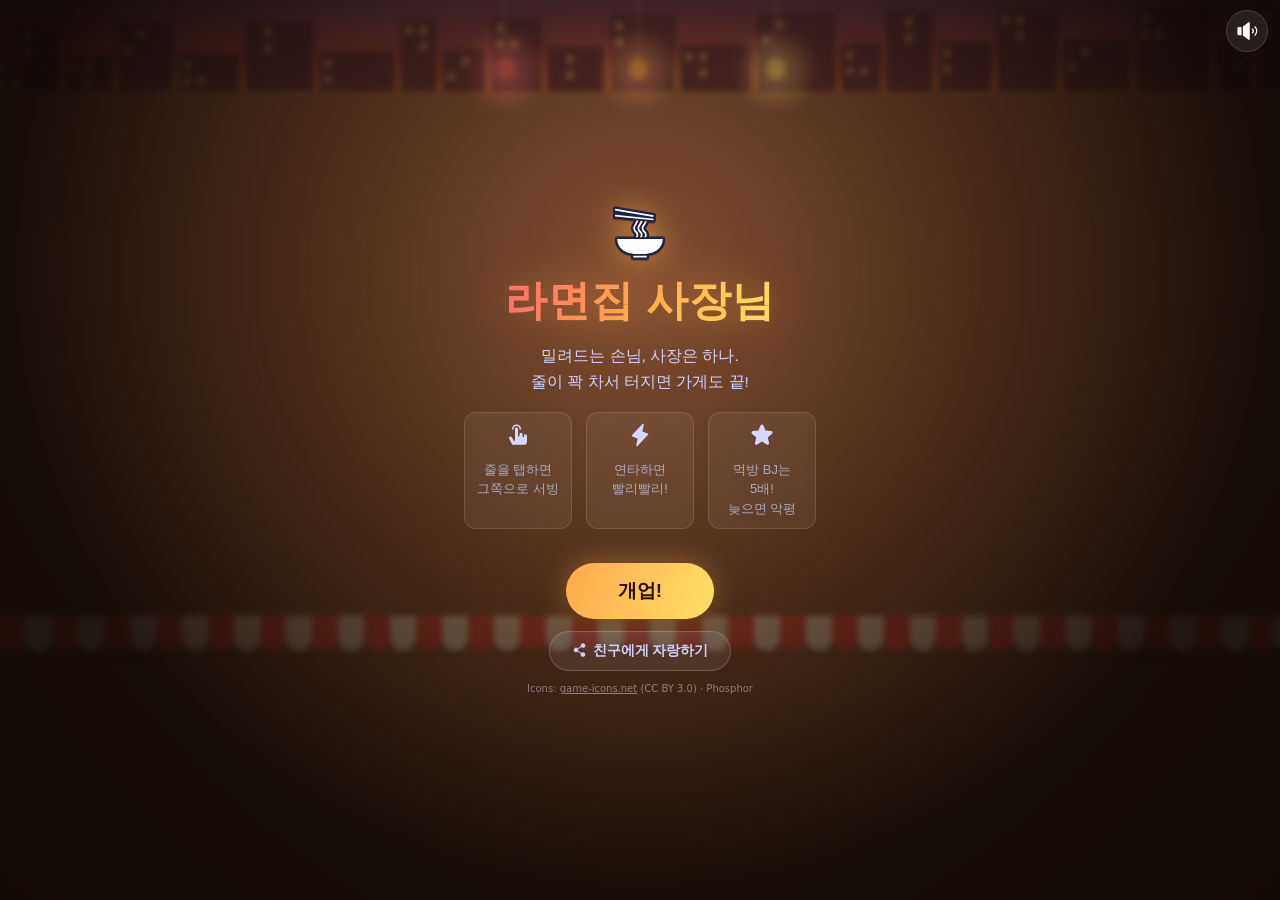
<file: index.html>
<!DOCTYPE html>
<html lang="ko">
<head>
<meta charset="UTF-8">
<meta name="viewport" content="width=device-width, initial-scale=1.0, user-scalable=no, viewport-fit=cover">
<meta name="theme-color" content="#150c08">
<meta name="mobile-web-app-capable" content="yes">
<meta name="apple-mobile-web-app-capable" content="yes">
<meta name="apple-mobile-web-app-status-bar-style" content="black-translucent">
<meta name="apple-mobile-web-app-title" content="라면집 사장님">
<link rel="manifest" href="manifest.json">
<link rel="icon" type="image/png" href="icon-192.png">
<link rel="apple-touch-icon" href="icon-180.png">
<link rel="stylesheet" href="kit.css">
<meta property="og:type" content="website">
<meta property="og:title" content="라면집 사장님 — 밀려드는 손님, 사장은 하나">
<meta property="og:description" content="세 줄로 밀려드는 손님, 서빙은 한 줄씩만. 연타로 빨리빨리! 줄이 터지면 가게도 끝. 화난 손님들 사이에서 살아남는 원터치 장사 게임">
<meta property="og:image" content="https://junhee1219.github.io/gateway/og/main.png">
<meta property="og:image:width" content="1200">
<meta property="og:image:height" content="630">
<meta property="og:url" content="https://junhee1219.github.io/gateway/">
<meta name="twitter:card" content="summary_large_image">
<title>라면집 사장님</title>
<style>
  * { margin: 0; padding: 0; box-sizing: border-box; }
  html, body { height: 100%; overflow: hidden; }
  body {
    background: #150c08;
    font-family: -apple-system, "Segoe UI", "Apple SD Gothic Neo", sans-serif;
    user-select: none; -webkit-user-select: none;
    touch-action: none; -webkit-touch-callout: none;
    color: #eef;
  }
  #game { position: fixed; inset: 0; display: block; touch-action: none; }

  /* ── 음소거 버튼 ── */
  #btn-mute {
    position: fixed; top: calc(10px + env(safe-area-inset-top)); right: 12px; z-index: 30;
    width: 42px; height: 42px; border-radius: 50%;
    background: rgba(255,255,255,0.08); border: 1px solid rgba(255,255,255,0.15);
    color: #fff; font-size: 19px; cursor: pointer;
    backdrop-filter: blur(6px); -webkit-backdrop-filter: blur(6px);
    display: flex; align-items: center; justify-content: center;
  }
  /* kit 아이콘은 .ki(currentColor) — 게임 고유 버튼 위에서 글리프만 교체 */
  #btn-mute .ki { width: 22px; height: 22px; }
  #btn-share .ki { width: 16px; height: 16px; vertical-align: -3px; margin-right: 5px; }

  /* ── 오버레이 (시작 / 게임오버) ── */
  #overlay {
    position: fixed; inset: 0; z-index: 20;
    display: none; flex-direction: column; align-items: center; justify-content: center;
    text-align: center; padding: 28px;
    background: radial-gradient(ellipse at 50% 30%, rgba(140,70,30,0.4), rgba(18,9,5,0.93) 70%);
    backdrop-filter: blur(3px); -webkit-backdrop-filter: blur(3px);
  }
  body.show-overlay #overlay { display: flex; }
  /* 이모지는 그라데이션 텍스트에 넣으면 실루엣이 되므로 별도 요소 */
  #ov-emoji { font-size: 46px; margin-bottom: 2px; filter: drop-shadow(0 0 14px rgba(255,170,80,0.55)); }
  #overlay h1 {
    font-size: clamp(28px, 8vw, 42px); font-weight: 800; letter-spacing: 1px;
    background: linear-gradient(110deg, #ff6b6b, #ffa94d 50%, #ffe066);
    -webkit-background-clip: text; background-clip: text; -webkit-text-fill-color: transparent;
    filter: drop-shadow(0 0 18px rgba(255,150,60,0.5));
    margin-bottom: 14px;
  }
  #ov-msg { font-size: 15.5px; line-height: 1.65; color: #cfd2ff; margin-bottom: 8px; }
  #ov-msg b { color: #fff; }
  #ov-msg a { color: #8ec9ff; }
  #ov-msg .sub { font-size: 13px; color: #9aa0d0; }
  .newrecord {
    display: inline-block; font-weight: 800; color: #ffe16b; font-size: 18px;
    animation: pop 0.6s ease; text-shadow: 0 0 14px rgba(255,225,107,0.7);
  }
  @keyframes pop { 0% { transform: scale(0.3); } 60% { transform: scale(1.25); } 100% { transform: scale(1); } }

  #howto {
    display: flex; gap: 14px; justify-content: center; margin: 10px 0 6px;
    font-size: 13px; color: #aab; line-height: 1.5; word-break: keep-all;
  }
  #howto .step {
    background: rgba(255,255,255,0.06); border: 1px solid rgba(255,255,255,0.12);
    border-radius: 12px; padding: 10px 12px; width: 108px;
  }
  #howto .step b { display: block; font-size: 19px; margin-bottom: 4px; }
  #howto .step .ki { width: 24px; height: 24px; color: #d6d9ff; }
  #overlay.gameover #howto { display: none; }

  #best-label { font-size: 13px; color: #8d92c4; margin-bottom: 14px; }

  #btn-start {
    margin-top: 14px; padding: 15px 52px; font-size: 19px; font-weight: 800;
    color: #2b1205; border: none; border-radius: 999px; cursor: pointer;
    background: linear-gradient(110deg, #ffa94d, #ffe066);
    box-shadow: 0 0 26px rgba(255,170,70,0.45), 0 4px 14px rgba(0,0,0,0.4);
    animation: breathe 2.2s ease-in-out infinite;
  }
  @keyframes breathe { 50% { box-shadow: 0 0 40px rgba(255,170,70,0.75), 0 4px 14px rgba(0,0,0,0.4); transform: scale(1.03); } }
  #btn-start:active { transform: scale(0.96); }
  #btn-share {
    margin-top: 12px; padding: 10px 22px; font-size: 14px; font-weight: 600;
    color: #cfd2ff; background: rgba(255,255,255,0.07);
    border: 1px solid rgba(255,255,255,0.18); border-radius: 999px; cursor: pointer;
  }

  /* ── 간식 사주기 (게임오버 화면에만, 은은하게 — cube 패턴) ── */
  #snack { display: none; margin-top: 22px; font-size: 13px; color: #9aa0d0; }
  #overlay.gameover #snack { display: block; }
  #snack .snack-btns { margin-left: 6px; }
  #snack a {
    display: inline-block; padding: 5px 12px; margin-left: 5px; border-radius: 999px;
    font-weight: 700; font-size: 12.5px; text-decoration: none;
    opacity: 0.85; transition: all 0.15s;
  }
  #snack a:hover { opacity: 1; transform: translateY(-1px); }
  #snack a.toss { background: #3182f6; color: #fff; }
  #snack a.kakao { background: #fee500; color: #3c1e1e; }

  /* ── PC 딥링크 폴백 모달 ── */
  #thanks {
    position: fixed; inset: 0; z-index: 40; display: flex;
    align-items: center; justify-content: center;
    background: rgba(4,4,16,0.7);
  }
  #thanks.hidden { display: none; }
  .thanks-card {
    background: #171530; border: 1px solid rgba(255,255,255,0.14);
    border-radius: 20px; padding: 30px 26px; text-align: center; max-width: 320px;
    box-shadow: 0 12px 50px rgba(0,0,0,0.6);
  }
  .thanks-emoji { font-size: 38px; margin-bottom: 10px; }
  .thanks-card h2 { font-size: 19px; margin-bottom: 10px; color: #fff; }
  .thanks-card p { font-size: 14px; line-height: 1.6; color: #cfd2ff; margin-bottom: 8px; }
  .thanks-sub { font-size: 12px; color: #9aa0d0; }
  #thanks-close {
    margin-top: 12px; padding: 10px 28px; border: none; border-radius: 999px;
    background: linear-gradient(110deg, #27e8ff, #7dffb1); color: #0a0820;
    font-weight: 800; font-size: 15px; cursor: pointer;
  }
</style>
</head>
<body>
  <canvas id="game"></canvas>
  <button id="btn-mute" aria-label="소리 켜기/끄기"><svg class="ki" id="mute-icon"><use href="#p-speaker-high"/></svg></button>

  <div id="overlay">
    <div id="ov-emoji"><svg class="ki-o g" style="width:54px;height:54px"><use href="#g-noodles"/></svg></div>
    <h1>라면집 사장님</h1>
    <p id="ov-msg">밀려드는 손님, 사장은 하나.<br>줄이 꽉 차서 터지면 가게도 끝!</p>
    <div id="howto">
      <div class="step"><b><svg class="ki"><use href="#p-hand-tap"/></svg></b>줄을 탭하면<br>그쪽으로 서빙</div>
      <div class="step"><b><svg class="ki"><use href="#p-lightning"/></svg></b>연타하면<br>빨리빨리!</div>
      <div class="step"><b><svg class="ki"><use href="#p-star"/></svg></b>먹방 BJ는 5배!<br>늦으면 악평</div>
    </div>
    <div id="best-label"></div>
    <button id="btn-start">개업!</button>
    <button id="btn-share"><svg class="ki"><use href="#p-share-network"/></svg><span id="share-label">친구에게 자랑하기</span></button>
    <div id="snack">
      <span class="snack-label">재밌었다면 개발자 간식 사주기</span> <svg class="ki" style="width:18px;height:18px;vertical-align:-4px;fill:#e8a163"><use href="#g-donut"/></svg>
      <span class="snack-btns">
        <a class="toss" href="supertoss://send?bank=토스뱅크&accountNo=100025266940&amount=3000">토스</a>
        <a class="kakao" href="https://qr.kakaopay.com/FP0dZW9ip" target="_blank" rel="noopener">카카오페이</a>
      </span>
    </div>
    <div class="k-credit">Icons: <a href="https://game-icons.net" target="_blank" rel="noopener">game-icons.net</a> (CC BY 3.0) · Phosphor</div>
  </div>

  <!-- PC에서 앱 딥링크가 안 열릴 때 띄우는 "마음만으로도 고마워요" 모달 -->
  <div id="thanks" class="hidden">
    <div class="thanks-card">
      <div class="thanks-emoji"><svg class="ki" style="width:38px;height:38px;color:#ffcf8a"><use href="#p-coffee"/></svg></div>
      <h2>마음만으로도 감동이에요!</h2>
      <p>송금은 폰에서 열어야 동작하지만,<br>여기까지 눌러주신 것만으로도<br>개발자는 이미 커피 한 잔 마신 기분이에요 💛</p>
      <p class="thanks-sub">정 보내고 싶다면 폰으로 접속해서 눌러주세요!</p>
      <button id="thanks-close">고마워요 😊</button>
    </div>
  </div>

<script>
  // 아이콘 심볼 시트 주입 — <use href="#..."> 해석용 (game-kit sprite 서브셋)
  fetch('sprite.svg').then((r) => r.text()).then((t) => {
    const d = document.createElement('div');
    d.innerHTML = t;
    document.body.prepend(d.firstChild);
  });
</script>
<script src="core.js"></script>
<script src="audio.js"></script>
<script src="game.js"></script>
</body>
</html>
</file>
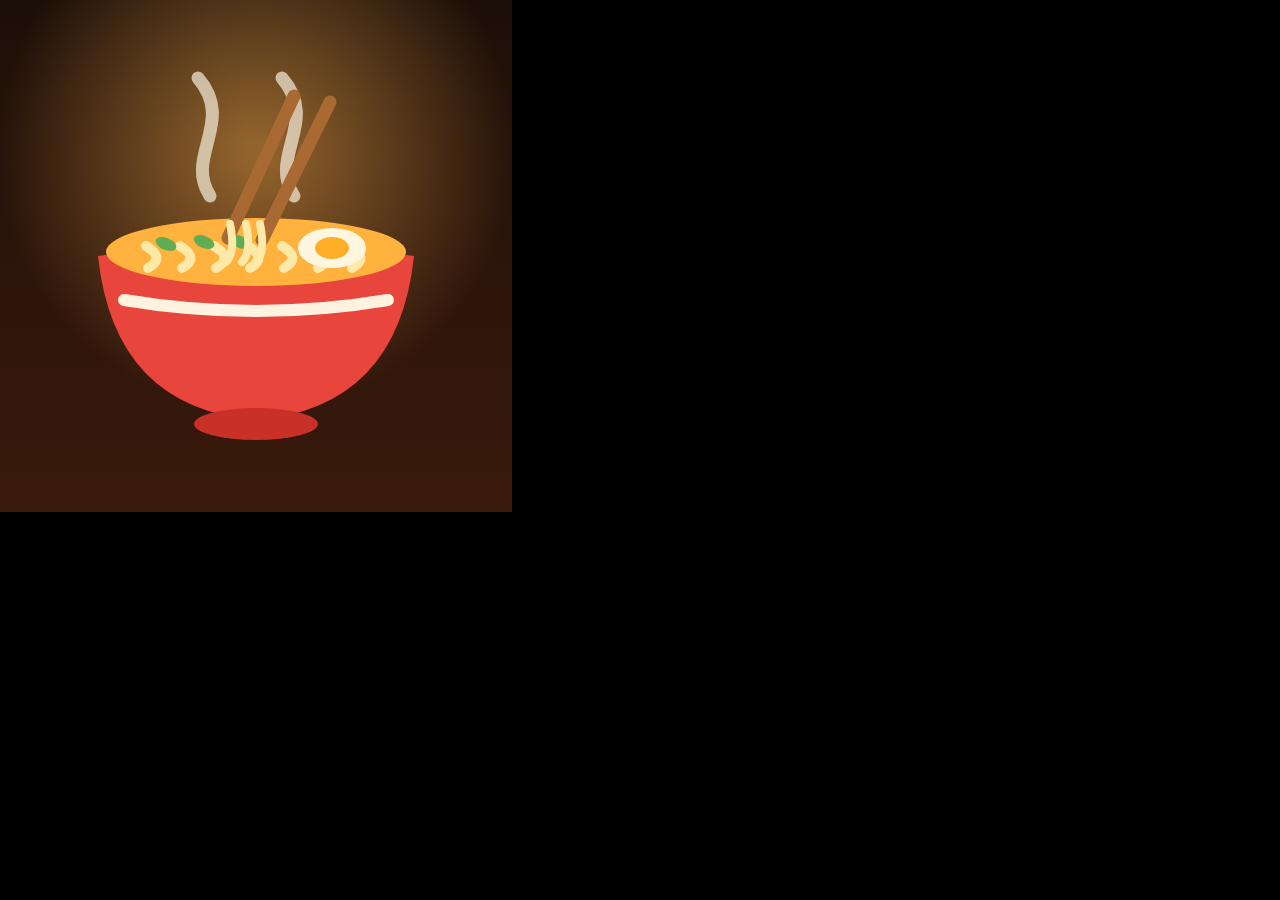
<file: icon.html>
<!DOCTYPE html>
<!-- 아이콘 생성용 (배포 불필요) — 512x512 캔버스를 스크린샷 → sips로 192/180 다운스케일 -->
<html>
<head><meta charset="UTF-8"><style>*{margin:0;padding:0}body{background:#000}canvas{display:block}</style></head>
<body>
<canvas id="c" width="512" height="512"></canvas>
<script>
const ctx = document.getElementById('c').getContext('2d');
const S = 512, cx = S / 2;

// 배경 — 밤거리 포장마차 온기
const bg = ctx.createLinearGradient(0, 0, 0, S);
bg.addColorStop(0, '#1c0f08');
bg.addColorStop(1, '#3a1a0c');
ctx.fillStyle = bg;
ctx.fillRect(0, 0, S, S);

// 등불 글로우
const lg = ctx.createRadialGradient(cx, 150, 10, cx, 150, 260);
lg.addColorStop(0, 'rgba(255,180,80,0.5)');
lg.addColorStop(1, 'rgba(255,180,80,0)');
ctx.fillStyle = lg;
ctx.fillRect(0, 0, S, S);

// 김 (그릇 위 두 줄기)
ctx.strokeStyle = 'rgba(255,250,235,0.65)';
ctx.lineCap = 'round';
ctx.lineWidth = 13;
[-46, 38].forEach((dx, i) => {
  ctx.beginPath();
  ctx.moveTo(cx + dx, 196);
  ctx.bezierCurveTo(cx + dx - 26, 156, cx + dx + 26, 122, cx + dx - 12, 78);
  ctx.stroke();
});

// 그릇 (빨간 사발)
ctx.fillStyle = '#e8453c';
ctx.beginPath();
ctx.moveTo(cx - 158, 256);
ctx.quadraticCurveTo(cx, 230, cx + 158, 256);
ctx.quadraticCurveTo(cx + 142, 408, cx, 420);
ctx.quadraticCurveTo(cx - 142, 408, cx - 158, 256);
ctx.fill();
// 그릇 무늬 띠
ctx.strokeStyle = '#fff3df';
ctx.lineWidth = 12;
ctx.beginPath();
ctx.moveTo(cx - 132, 300);
ctx.quadraticCurveTo(cx, 322, cx + 132, 300);
ctx.stroke();
// 굽
ctx.fillStyle = '#c93128';
ctx.beginPath();
ctx.ellipse(cx, 424, 62, 16, 0, 0, 7);
ctx.fill();

// 국물
ctx.fillStyle = '#ffb23e';
ctx.beginPath();
ctx.ellipse(cx, 252, 150, 34, 0, 0, 7);
ctx.fill();

// 면발 (구불구불)
ctx.strokeStyle = '#ffe9a8';
ctx.lineWidth = 10;
for (let i = -3; i <= 3; i++) {
  ctx.beginPath();
  ctx.moveTo(cx + i * 34 - 8, 246);
  ctx.quadraticCurveTo(cx + i * 34 + 12, 258, cx + i * 34 - 6, 268);
  ctx.stroke();
}

// 계란 노른자 + 파
ctx.fillStyle = '#fff6e0';
ctx.beginPath(); ctx.ellipse(cx + 76, 248, 34, 20, 0, 0, 7); ctx.fill();
ctx.fillStyle = '#ffae27';
ctx.beginPath(); ctx.ellipse(cx + 76, 248, 17, 11, 0, 0, 7); ctx.fill();
ctx.fillStyle = '#5fae53';
[-90, -52, -16].forEach((dx) => {
  ctx.beginPath(); ctx.ellipse(cx + dx, 244 + (dx % 3) * 2, 11, 6, 0.4, 0, 7); ctx.fill();
});

// 젓가락 (면 들어올림)
ctx.strokeStyle = '#a86a32';
ctx.lineWidth = 13;
ctx.beginPath(); ctx.moveTo(cx + 38, 96); ctx.lineTo(cx - 28, 238); ctx.stroke();
ctx.beginPath(); ctx.moveTo(cx + 74, 102); ctx.lineTo(cx + 6, 240); ctx.stroke();
// 들린 면발
ctx.strokeStyle = '#ffe9a8';
ctx.lineWidth = 8;
[-16, 0, 14].forEach((dx) => {
  ctx.beginPath();
  ctx.moveTo(cx - 10 + dx, 224);
  ctx.quadraticCurveTo(cx - 4 + dx, 252, cx - 14 + dx, 262);
  ctx.stroke();
});
</script>
</body>
</html>
</file>
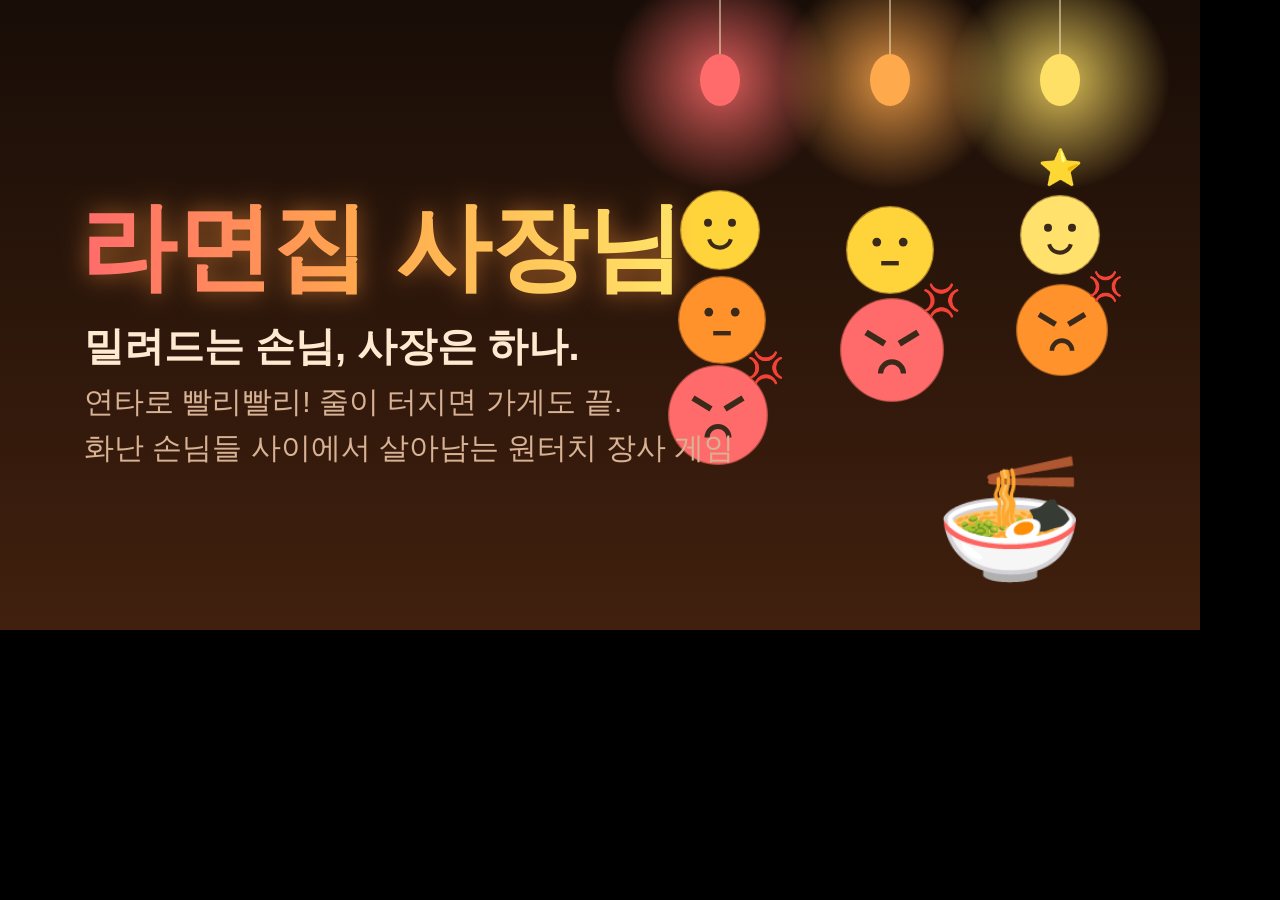
<file: og-card.html>
<!DOCTYPE html>
<!-- OG 카드 생성용 (배포 불필요) — 1200x630 스크린샷 → og/main.png -->
<html>
<head><meta charset="UTF-8"><style>*{margin:0;padding:0}body{background:#000}</style></head>
<body>
<canvas id="c" width="1200" height="630"></canvas>
<script>
const ctx = document.getElementById('c').getContext('2d');
const W = 1200, H = 630;

// 배경 — 밤거리 포장마차
const bg = ctx.createLinearGradient(0, 0, 0, H);
bg.addColorStop(0, '#180d07');
bg.addColorStop(1, '#41200e');
ctx.fillStyle = bg;
ctx.fillRect(0, 0, W, H);

// 홍등 3개
['#ff6b6b', '#ffa94d', '#ffe066'].forEach((c, i) => {
  const x = 720 + i * 170, y = 80;
  const g = ctx.createRadialGradient(x, y, 4, x, y, 110);
  g.addColorStop(0, c + 'cc');
  g.addColorStop(1, c + '00');
  ctx.fillStyle = g;
  ctx.beginPath(); ctx.arc(x, y, 110, 0, 7); ctx.fill();
  ctx.fillStyle = c;
  ctx.beginPath(); ctx.ellipse(x, y, 20, 26, 0, 0, 7); ctx.fill();
  ctx.strokeStyle = 'rgba(255,240,200,0.5)';
  ctx.lineWidth = 2;
  ctx.beginPath(); ctx.moveTo(x, y - 26); ctx.lineTo(x, 0); ctx.stroke();
});

// 손님 줄 (얼굴 달린 동그라미들, 점점 화남)
function customer(x, y, r, color, mood) { // mood: 0 happy, 1 flat, 2 rage
  ctx.fillStyle = color;
  ctx.beginPath(); ctx.arc(x, y, r, 0, 7); ctx.fill();
  ctx.strokeStyle = 'rgba(60,30,10,0.4)';
  ctx.lineWidth = 2.5;
  ctx.beginPath(); ctx.arc(x, y, r, 0, 7); ctx.stroke();
  ctx.fillStyle = '#3b2a1a';
  ctx.strokeStyle = '#3b2a1a';
  if (mood === 2) {
    ctx.lineWidth = r * 0.12;
    ctx.beginPath(); ctx.moveTo(x - r * 0.5, y - r * 0.34); ctx.lineTo(x - r * 0.14, y - r * 0.12); ctx.stroke();
    ctx.beginPath(); ctx.moveTo(x + r * 0.5, y - r * 0.34); ctx.lineTo(x + r * 0.14, y - r * 0.12); ctx.stroke();
  } else {
    ctx.beginPath(); ctx.arc(x - r * 0.3, y - r * 0.18, r * 0.1, 0, 7); ctx.fill();
    ctx.beginPath(); ctx.arc(x + r * 0.3, y - r * 0.18, r * 0.1, 0, 7); ctx.fill();
  }
  ctx.lineWidth = r * 0.1;
  ctx.beginPath();
  if (mood === 2) ctx.arc(x, y + r * 0.45, r * 0.22, Math.PI, 0);
  else if (mood === 1) { ctx.moveTo(x - r * 0.2, y + r * 0.3); ctx.lineTo(x + r * 0.2, y + r * 0.3); }
  else ctx.arc(x, y + r * 0.16, r * 0.28, 0.25, Math.PI - 0.25);
  ctx.stroke();
  if (mood === 2) {
    ctx.font = `${Math.round(r * 0.6)}px serif`;
    ctx.textAlign = 'center';
    ctx.fillText('💢', x + r * 0.95, y - r * 0.75);
  }
}
// 세 줄
customer(720, 230, 40, '#ffd43b', 0);
customer(722, 320, 44, '#ff922b', 1);
customer(718, 415, 50, '#ff6b6b', 2);
customer(890, 250, 44, '#ffd43b', 1);
customer(892, 350, 52, '#ff6b6b', 2);
customer(1060, 235, 40, '#ffe16b', 0);
ctx.font = '36px serif'; ctx.textAlign = 'center'; ctx.fillText('⭐', 1060, 180);
customer(1062, 330, 46, '#ff922b', 2);

// 그릇 + 김 (좌하단 포인트)
ctx.font = '120px serif';
ctx.textAlign = 'center';
ctx.fillText('🍜', 1010, 560);

// 좌측 타이틀
ctx.textAlign = 'left';
ctx.font = '900 96px -apple-system, "Apple SD Gothic Neo", sans-serif';
const tg = ctx.createLinearGradient(80, 0, 660, 0);
tg.addColorStop(0, '#ff6b6b');
tg.addColorStop(0.5, '#ffa94d');
tg.addColorStop(1, '#ffe066');
ctx.fillStyle = tg;
ctx.shadowColor = 'rgba(255,150,60,0.6)'; ctx.shadowBlur = 24;
ctx.fillText('라면집 사장님', 80, 280);
ctx.shadowBlur = 0;

ctx.font = '700 40px -apple-system, "Apple SD Gothic Neo", sans-serif';
ctx.fillStyle = '#ffe9d0';
ctx.fillText('밀려드는 손님, 사장은 하나.', 84, 360);
ctx.font = '500 30px -apple-system, "Apple SD Gothic Neo", sans-serif';
ctx.fillStyle = '#d8b294';
ctx.fillText('연타로 빨리빨리! 줄이 터지면 가게도 끝.', 84, 412);
ctx.fillText('화난 손님들 사이에서 살아남는 원터치 장사 게임', 84, 458);
</script>
</body>
</html>
</file>
<file: kit.css>
/* ═══════════════════════════════════════════════════════════════
   GAME-KIT ui.css — 미니게임 공용 컴포넌트 (빌드 없음, 복사해서 사용)

   박제된 디자인 규칙 (vase 아트디렉팅 세션에서 확정):
   1. 그라데이션: 색상(hue) 고정, 명도 폭 12% 이내 — 색이 흐르면 어색해진다
   2. 빛 표현은 하나만 주인공: 크리스프한 윗 림 1줄 + 부드러운 하단 음영. 띠(banding) 금지
   3. 바닥은 블러 없는 하드 섀도 1단 (+옅은 소프트 섀도) — 광원은 항상 상단
   4. 외곽선: 버튼은 자기 색의 어두운 버전, 아이콘은 중립 다크(--k-ink) 단일색
   5. 아이콘은 버튼 안에서 ~30% 여백 (안전영역)
   6. 글리프(형태)는 직접 그리지 않는다 — Phosphor Fill(UI) / game-icons.net(오브젝트)
   ═══════════════════════════════════════════════════════════════ */

:root{
  --k-ink:#1f2340;        /* 아이콘 중립 외곽선 */
  --k-radius:17px;
  --k-font:'Fredoka',system-ui,sans-serif;
}

/* ── 캔디 버튼 ─────────────────────────────────────────────── */
.k-btn{
  --top:#7d92f8; --bot:#4a59d2; --edge:#283069; --base:#1d2154;
  position:relative; min-width:56px; min-height:48px; padding:0 16px;
  border-radius:var(--k-radius); cursor:pointer;
  display:inline-flex; align-items:center; justify-content:center; gap:8px;
  border:2.5px solid var(--edge);
  background:linear-gradient(180deg, var(--top) 0%,
    color-mix(in srgb, var(--top) 50%, var(--bot)) 50%, var(--bot) 100%);
  box-shadow:
    inset 0 1.5px 0 rgba(255,255,255,.45),
    inset 0 -9px 10px -7px rgba(0,0,10,.5),
    0 5px 0 var(--base),
    0 9px 14px rgba(0,0,20,.35);
  font-family:var(--k-font); font-weight:700; font-size:16px; color:#fff;
  text-shadow:0 1.5px 0 color-mix(in srgb, var(--base) 80%, transparent);
  -webkit-tap-highlight-color:transparent; user-select:none; -webkit-user-select:none;
  transition:transform .09s, box-shadow .09s, filter .15s;
}
.k-btn:active{
  transform:translateY(4px);
  box-shadow:
    inset 0 1.5px 0 rgba(255,255,255,.35),
    inset 0 -6px 8px -6px rgba(0,0,10,.5),
    0 1px 0 var(--base),
    0 3px 6px rgba(0,0,20,.3);
}
.k-btn:disabled{filter:saturate(.25) brightness(.7);cursor:default;}
.k-btn.sq{padding:0;width:54px;}          /* 정사각(아이콘 전용) */
.k-btn.lg{min-height:54px;font-size:18px;width:100%;}

/* 버튼 색상 변주 — 전부 같은 명도 곡선 */
.k-blue  {--top:#7d92f8;--bot:#4a59d2;--edge:#283069;--base:#1d2154;}
.k-teal  {--top:#46e0cd;--bot:#149a8e;--edge:#0b5d54;--base:#06443c;}
.k-coral {--top:#ff8a9b;--bot:#d83b50;--edge:#841e36;--base:#66132a;}
.k-slate {--top:#9aa0d8;--bot:#666c9f;--edge:#393e6b;--base:#272b4e;}
.k-violet{--top:#8677f5;--bot:#5638e8;--edge:#2c1d7e;--base:#1d1160;}
.k-green {--top:#5fd97a;--bot:#27a348;--edge:#14602a;--base:#0e4a20;}
.k-gold  {--top:#ffd36b;--bot:#e09a1f;--edge:#8a5a10;--base:#6b450c;}

/* ── 아이콘 (sprite.svg의 <use>와 함께) ──────────────────────
   <svg class="ki"><use href="#p-lightbulb"/></svg>
   .ki   : 단색 글리프 (currentColor)
   .ki-o : 외곽선 입힌 "사물" 버전 — 버튼 위에서 캔디 느낌
   .g    : game-icons(512 박스)용 외곽선 두께 보정                    */
.ki,.ki-o{width:24px;height:24px;fill:currentColor;flex:0 0 auto;}
.ki-o{
  fill:#fff; stroke:var(--k-ink); stroke-width:22; stroke-linejoin:round;
  paint-order:stroke; filter:drop-shadow(0 1.5px 0 rgba(10,12,40,.35));
}
.ki-o.g{stroke-width:44;}
.ki.sm,.ki-o.sm{width:18px;height:18px;}
.ki.lg,.ki-o.lg{width:32px;height:32px;}

/* ── 별점 ──────────────────────────────────────────────────── */
.k-star{width:38px;height:38px;fill:#ffc24b;stroke:#8a4d12;stroke-width:14;
  stroke-linejoin:round;paint-order:stroke;
  filter:drop-shadow(0 2px 0 rgba(60,30,5,.3));}
.k-star.off{fill:#3c3852;stroke:#23203a;filter:none;}

/* ── 알약(상태 칩) ─────────────────────────────────────────── */
.k-pill{
  display:inline-flex;align-items:center;gap:6px;white-space:nowrap;
  background:rgba(255,255,255,.07);border:1px solid rgba(255,255,255,.16);
  backdrop-filter:blur(10px);padding:6px 12px;border-radius:999px;
  font-size:12px;font-family:var(--k-font);color:inherit;
}
button.k-pill{cursor:pointer;transition:transform .12s;}
button.k-pill:active{transform:scale(.93);}

/* ── 모달 ──────────────────────────────────────────────────── */
.k-modal{
  position:fixed;inset:0;z-index:80;display:flex;align-items:center;justify-content:center;
  background:rgba(8,8,16,.62);backdrop-filter:blur(5px);animation:k-fadein .2s ease;
}
.k-modal.hidden{display:none;}
.k-card{
  background:var(--k-card-bg,#211d33);border:1px solid rgba(255,255,255,.14);
  border-radius:26px;padding:24px 22px;width:min(350px,90vw);max-height:84dvh;overflow-y:auto;
  box-shadow:0 18px 50px rgba(0,0,0,.5);text-align:center;
  animation:k-pop .3s cubic-bezier(.2,1.2,.4,1);
}
.k-card h2{font-family:var(--k-font);font-size:20px;margin-bottom:12px;}
@keyframes k-fadein{from{opacity:0;}to{opacity:1;}}
@keyframes k-pop{from{transform:scale(.7);opacity:0;}to{transform:scale(1);opacity:1;}}

/* ── 토스트 ────────────────────────────────────────────────── */
.k-toast{
  position:fixed;left:50%;bottom:calc(26px + env(safe-area-inset-bottom));
  transform:translateX(-50%) translateY(20px);
  background:rgba(20,20,30,.92);border:1px solid rgba(255,255,255,.16);backdrop-filter:blur(12px);
  padding:11px 20px;border-radius:999px;font-size:14px;z-index:90;opacity:0;pointer-events:none;
  transition:opacity .25s,transform .25s;white-space:nowrap;color:#fff;
}
.k-toast.show{opacity:1;transform:translateX(-50%) translateY(0);}

/* ── 간식 사주기 (snack.js와 세트) ─────────────────────────── */
.k-snack{margin-top:18px;font-size:12px;opacity:.85;}
.k-snack .k-snack-btns{display:flex;gap:8px;justify-content:center;margin-top:9px;}
.k-snack a{
  display:inline-flex;align-items:center;gap:5px;text-decoration:none;font-weight:700;font-size:12px;
  padding:6px 13px;border-radius:999px;transition:transform .15s;
}
.k-snack a:active{transform:scale(.94);}
.k-snack a.toss{background:#3182f6;color:#fff;}
.k-snack a.kakao{background:#fee500;color:#3c1e1e;}

/* ── 아이콘 크레딧 (CC BY 표기 — 모달 하단 등에 배치) ───────── */
.k-credit{font-size:10px;opacity:.45;margin-top:12px;font-family:var(--k-font);}
.k-credit a{color:inherit;}
</file>
